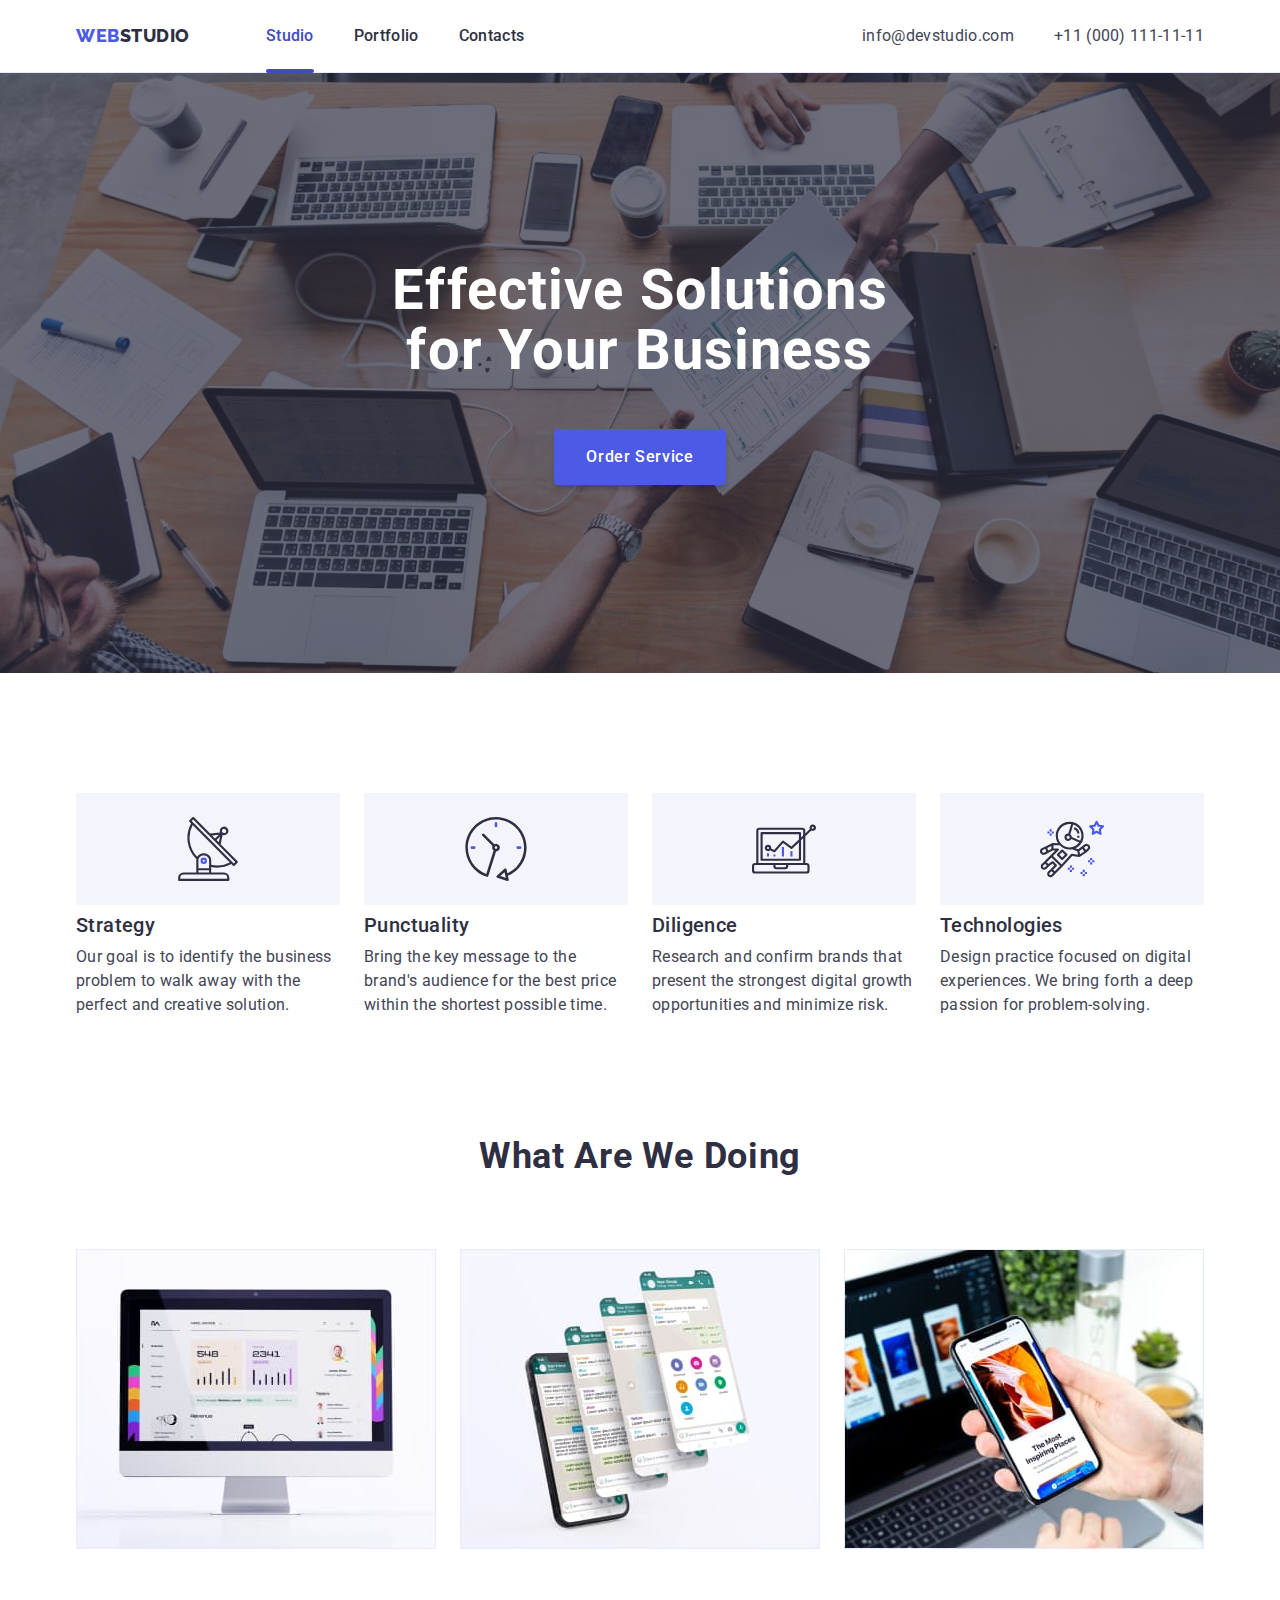
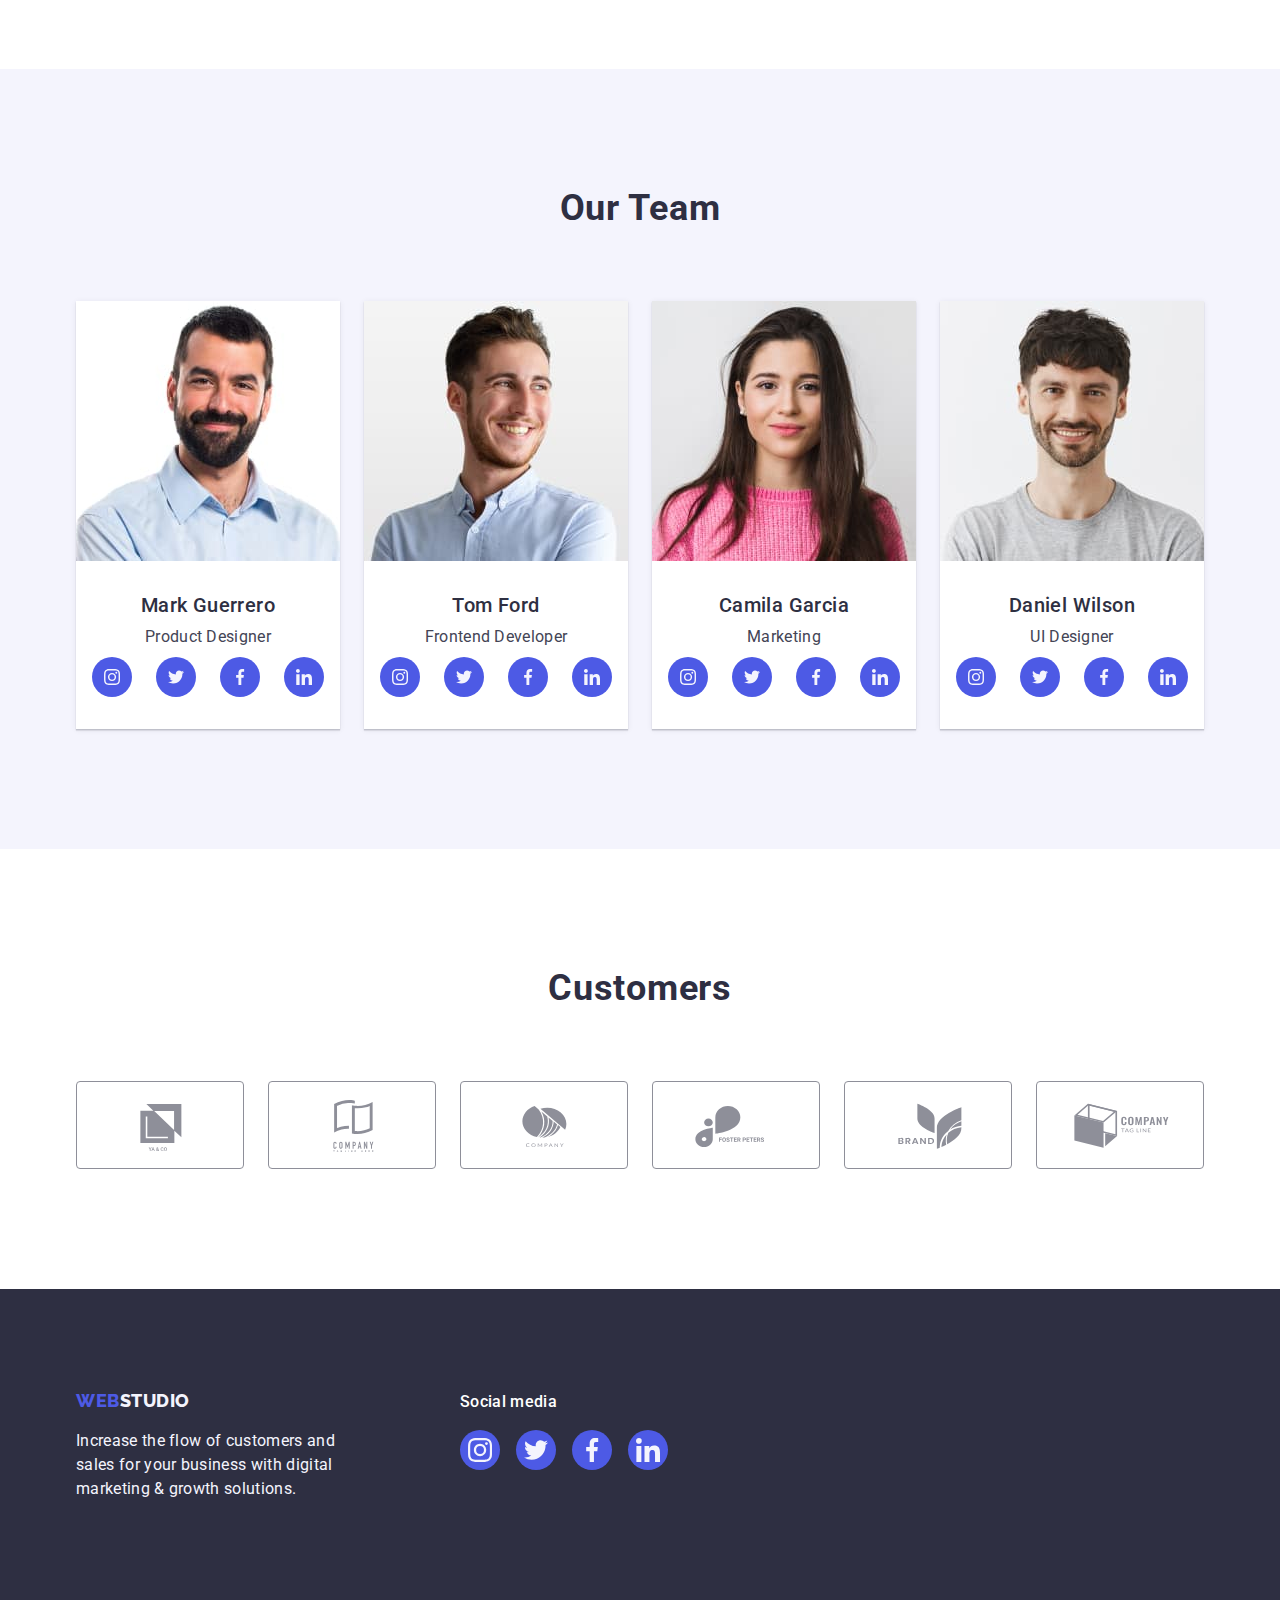
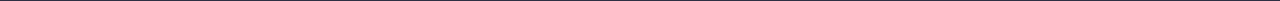
<file: index.html>
<!DOCTYPE html>
<html lang="en">

<head>
    <meta charset="UTF-8">
    <meta http-equiv="X-UA-Compatible" content="IE=edge">
    <meta name="viewport" content="width=device-width, initial-scale=1.0">
    <title>WebStudio</title>
    <link rel="preconnect" href="https://fonts.googleapis.com">
    <link rel="preconnect" href="https://fonts.gstatic.com" crossorigin>
    <link
        href="https://fonts.googleapis.com/css2?family=Raleway:wght@800&family=Roboto:wght@400;500;700;900&display=swap"
        rel="stylesheet">
    <link rel="stylesheet" href="https://cdn.jsdelivr.net/npm/modern-normalize@1.1.0/modern-normalize.min.css">
    <link rel="stylesheet" href="./css/styles.css">
</head>

<body>
    <!--Шапка-->
    <header class="header">
        <div class="container">
            <nav class="menu">
                <a class="logo link" href="./index.html">Web<span class="logo-dark">Studio</span></a>
                <ul class="menu-list list">
                    <li class="item"><a class="menu-item link current" href="./index.html">Studio</a></li>
                    <li class="item"><a class="menu-item link" href="./portfolio.html">Portfolio</a></li>
                    <li class="item"><a class="menu-item link" href="">Contacts</a></li>
                </ul>
            </nav>
            <address class="contact">
                <ul class="contact-list list">
                    <li class="item"><a class="contact-item link"
                            href="mailto:info@devstudio.com">info@devstudio.com</a></li>
                    <li class="item"><a class="contact-item link" href="tel:+110001111111">+11 (000) 111-11-11</a></li>
                </ul>
            </address>
        </div>
    </header>
    <!--Основна частина-->
    <main>
        <section class="hero">
            <div class="container">
                <h1 class="hero-title">Effective Solutions for Your Business</h1>
                <button class="hero-button" type="button" data-modal-open>Order Service</button>
            </div>
        </section>

        <section class="advantages">
            <div class="container">
                <h2 class="advantages-title" hidden>Advantages</h2>
                <ul class="advantades-list list">
                    <li class="advantages-item">
                        <div class="advantages-icon">
                            <svg class="advantages-icon-img">
                                <use href="./images/icons.svg#antenna"></use>
                            </svg>
                        </div>
                        <h3 class="advantages-subtitle subtitle">Strategy</h3>
                        <p class="description">Our goal is to identify the business problem to walk away with the
                            perfect and creative solution.</p>
                    </li>
                    <li class="advantages-item">
                        <div class="advantages-icon">
                            <svg class="advantages-icon-img">
                                <use href="./images/icons.svg#clock"></use>
                            </svg>
                        </div>
                        <h3 class="advantages-subtitle subtitle">Punctuality</h3>
                        <p class="description">Bring the key message to the brand's audience for the best price within
                            the shortest possible time.</p>
                    </li>
                    <li class="advantages-item">
                        <div class="advantages-icon">
                            <svg class="advantages-icon-img">
                                <use href="./images/icons.svg#diagram"></use>
                            </svg>
                        </div>
                        <h3 class="advantages-subtitle subtitle">Diligence</h3>
                        <p class="description">Research and confirm brands that present the strongest digital growth
                            opportunities and minimize risk.</p>
                    </li>
                    <li class="advantages-item">
                        <div class="advantages-icon">
                            <svg class="advantages-icon-img">
                                <use href="./images/icons.svg#astronaut"></use>
                            </svg>
                        </div>
                        <h3 class="advantages-subtitle subtitle">Technologies</h3>
                        <p class="description">Design practice focused on digital experiences. We bring forth a deep
                            passion for problem-solving.</p>
                    </li>
                </ul>
            </div>
        </section>

        <section class="servis">
            <div class="container">
                <h2 class="servis-title">What are we doing</h2>
                <ul class="servis-list list">
                    <li class="servis-item"><img class="img" src="./images/advantages/img1.jpg"
                            alt="Site on the desktop" width="360"></li>
                    <li class="servis-item"><img class="img" src="./images/advantages/img2.jpg" alt="App on the phone"
                            width="360"></li>
                    <li class="servis-item"><img class="img" src="./images/advantages/img3.jpg"
                            alt="Combination of work with desktop and phone" width="360"></li>
                </ul>
            </div>
        </section>

        <section class="team">
            <div class="container">
                <h2 class="team-title">Our Team</h2>
                <ul class="team-list list">
                    <li class="team-member">
                        <img class="img" src="./images/team/mark-guerrero.jpg" alt="Mark Guerrero's photo" width="264">
                        <div class="team-wrap">
                            <h3 class="team-subtitle subtitle">Mark Guerrero</h3>
                            <p class="description">Product Designer</p>
                            <ul class="social-list list">
                                <li class="social-list-item">
                                    <a href="" class="social-list-link">
                                        <svg class="social-list-icon" width="16px" height="16px">
                                            <use href="./images/icons.svg#instagram"></use>
                                        </svg>
                                    </a>
                                </li>
                                <li class="social-list-item">
                                    <a href="" class="social-list-link">
                                        <svg class="social-list-icon" width="16px" height="16px">
                                            <use href="./images/icons.svg#twitter"></use>
                                        </svg>
                                    </a>
                                </li>
                                <li class="social-list-item">
                                    <a href="" class="social-list-link">
                                        <svg class="social-list-icon" width="16px" height="16px">
                                            <use href="./images/icons.svg#facebook"></use>
                                        </svg>
                                    </a>
                                </li>
                                <li class="social-list-item">
                                    <a href="" class="social-list-link">
                                        <svg class="social-list-icon" width="16px" height="16px">
                                            <use href="./images/icons.svg#linkedin"></use>
                                        </svg>
                                    </a>
                                </li>
                            </ul>
                        </div>
                    </li>
                    <li class="team-member">
                        <img class="img" src="./images/team/tom-ford.jpg" alt="Tom Ford's photo" width="264">
                        <div class="team-wrap">
                            <h3 class="team-subtitle subtitle">Tom Ford</h3>
                            <p class="description">Frontend Developer</p>
                            <ul class="social-list list">
                                <li class="social-list-item">
                                    <a href="" class="social-list-link">
                                        <svg class="social-list-icon" width="16px" height="16px">
                                            <use href="./images/icons.svg#instagram"></use>
                                        </svg>
                                    </a>
                                </li>
                                <li class="social-list-item">
                                    <a href="" class="social-list-link">
                                        <svg class="social-list-icon" width="16px" height="16px">
                                            <use href="./images/icons.svg#twitter"></use>
                                        </svg>
                                    </a>
                                </li>
                                <li class="social-list-item">
                                    <a href="" class="social-list-link">
                                        <svg class="social-list-icon" width="16px" height="16px">
                                            <use href="./images/icons.svg#facebook"></use>
                                        </svg>
                                    </a>
                                </li>
                                <li class="social-list-item">
                                    <a href="" class="social-list-link">
                                        <svg class="social-list-icon" width="16px" height="16px">
                                            <use href="./images/icons.svg#linkedin"></use>
                                        </svg>
                                    </a>
                                </li>
                            </ul>
                        </div>
                    </li>
                    <li class="team-member">
                        <img class="img" src="./images/team/camila-garcia.jpg" alt="Camila Garcia's photo" width="264">
                        <div class="team-wrap">
                            <h3 class="team-subtitle subtitle">Camila Garcia</h3>
                            <p class="description">Marketing</p>
                            <ul class="social-list list">
                                <li class="social-list-item">
                                    <a href="" class="social-list-link">
                                        <svg class="social-list-icon" width="16px" height="16px">
                                            <use href="./images/icons.svg#instagram"></use>
                                        </svg>
                                    </a>
                                </li>
                                <li class="social-list-item">
                                    <a href="" class="social-list-link">
                                        <svg class="social-list-icon" width="16px" height="16px">
                                            <use href="./images/icons.svg#twitter"></use>
                                        </svg>
                                    </a>
                                </li>
                                <li class="social-list-item">
                                    <a href="" class="social-list-link">
                                        <svg class="social-list-icon" width="16px" height="16px">
                                            <use href="./images/icons.svg#facebook"></use>
                                        </svg>
                                    </a>
                                </li>
                                <li class="social-list-item">
                                    <a href="" class="social-list-link">
                                        <svg class="social-list-icon" width="16px" height="16px">
                                            <use href="./images/icons.svg#linkedin"></use>
                                        </svg>
                                    </a>
                                </li>
                            </ul>
                        </div>
                    </li>
                    <li class="team-member">
                        <img class="img" src="./images/team/daniel-wilson.jpg" alt="Daniel Wilson's photo" width="264">
                        <div class="team-wrap">
                            <h3 class="team-subtitle subtitle">Daniel Wilson</h3>
                            <p class="description">UI Designer</p>
                            <ul class="social-list list">
                                <li class="social-list-item">
                                    <a href="" class="social-list-link">
                                        <svg class="social-list-icon" width="16px" height="16px">
                                            <use href="./images/icons.svg#instagram"></use>
                                        </svg>
                                    </a>
                                </li>
                                <li class="social-list-item">
                                    <a href="" class="social-list-link">
                                        <svg class="social-list-icon" width="16px" height="16px">
                                            <use href="./images/icons.svg#twitter"></use>
                                        </svg>
                                    </a>
                                </li>
                                <li class="social-list-item">
                                    <a href="" class="social-list-link">
                                        <svg class="social-list-icon" width="16px" height="16px">
                                            <use href="./images/icons.svg#facebook"></use>
                                        </svg>
                                    </a>
                                </li>
                                <li class="social-list-item">
                                    <a href="" class="social-list-link">
                                        <svg class="social-list-icon" width="16px" height="16px">
                                            <use href="./images/icons.svg#linkedin"></use>
                                        </svg>
                                    </a>
                                </li>
                            </ul>
                        </div>
                    </li>
                </ul>
            </div>
        </section>

        <section class="customers">
            <div class="container">
                <h2 class="customers-title">Customers</h2>
                <ul class="customers-list list">
                    <li class="customers-item">
                        <a href="" class="customers-link">
                            <svg class="customers-icon">
                                <use href="./images/icons.svg#logo-first"></use>
                            </svg>
                        </a>
                    <li class="customers-item">
                        <a href="" class="customers-link">
                            <svg class="customers-icon">
                                <use href="./images/icons.svg#logo-second"></use>
                            </svg>
                        </a>
                    </li>
                    <li class="customers-item">
                        <a href="" class="customers-link">
                            <svg class="customers-icon">
                                <use href="./images/icons.svg#logo-third"></use>
                            </svg>
                        </a>
                    </li>
                    <li class="customers-item">
                        <a href="" class="customers-link">
                            <svg class="customers-icon">
                                <use href="./images/icons.svg#logo-fourth"></use>
                            </svg>
                        </a>
                    </li>
                    <li class="customers-item">
                        <a href="" class="customers-link">
                            <svg class="customers-icon">
                                <use href="./images/icons.svg#logo-fifth"></use>
                            </svg>
                        </a>
                    </li>
                    <li class="customers-item">
                        <a href="" class="customers-link">
                            <svg class="customers-icon">
                                <use href="./images/icons.svg#logo-sixth"></use>
                            </svg>
                        </a>
                    </li>
                </ul>
            </div>
        </section>
    </main>

    <footer class="footer">
        <div class="container">
            <div class="footer-content">
                <a class="logo link" href="./index.html">Web<span class="logo-white">Studio</span></a>
                <p class="slogan">
                    Increase the flow of customers and sales for your business with digital marketing & growth
                    solutions.
                </p>
            </div>

            <div class="footer-social">
                <p class="social-title">Social media</p>
                <ul class="social-list-footer list">
                    <li class="social-list-item">
                        <a href="" class="social-list-link">
                            <svg class="social-list-icon" width="24px" height="24px">
                                <use href="./images/icons.svg#instagram"></use>
                            </svg>
                        </a>
                    </li>
                    <li class="social-list-item">
                        <a href="" class="social-list-link">
                            <svg class="social-list-icon" width="24px" height="24px">
                                <use href="./images/icons.svg#twitter"></use>
                            </svg>
                        </a>
                    </li>
                    <li class="social-list-item">
                        <a href="" class="social-list-link">
                            <svg class="social-list-icon" width="24px" height="24px">
                                <use href="./images/icons.svg#facebook"></use>
                            </svg>
                        </a>
                    </li>
                    <li class="social-list-item">
                        <a href="" class="social-list-link">
                            <svg class="social-list-icon" width="24px" height="24px">
                                <use href="./images/icons.svg#linkedin"></use>
                            </svg>
                        </a>
                    </li>
                </ul>

            </div>
        </div>
    </footer>


    <div class="backdrop is-hidden" data-modal>
        <div class="modal">
            <button type="button" class="modal-close-btn" data-modal-close>
                <svg class="modal-close-btn-icon" width="8px" height="8px">
                    <use href="./images/icons.svg#close-modal"></use>
                </svg>
            </button>
            <p class="form-text-action">
                Leave your contacts and we will call you back
            </p>
            <ul class="form-list list">
                <li class="form-item">
                    <label for="name">Name</label>
                    <input type="text" name="name" id="name">
                </li>
                <li class="form-item">
                    <label for="tel">Phone</label>
                    <input type="tel" name="phone" id="tel">
                </li>
                <li class="form-item">
                    <label for="mail">Email</label>
                    <input type="email" name="mail" id="mail">
                </li>
            </ul>

        </div>
    </div>

    <script src="./js/modal.js"></script>
</body>

</html>
</file>
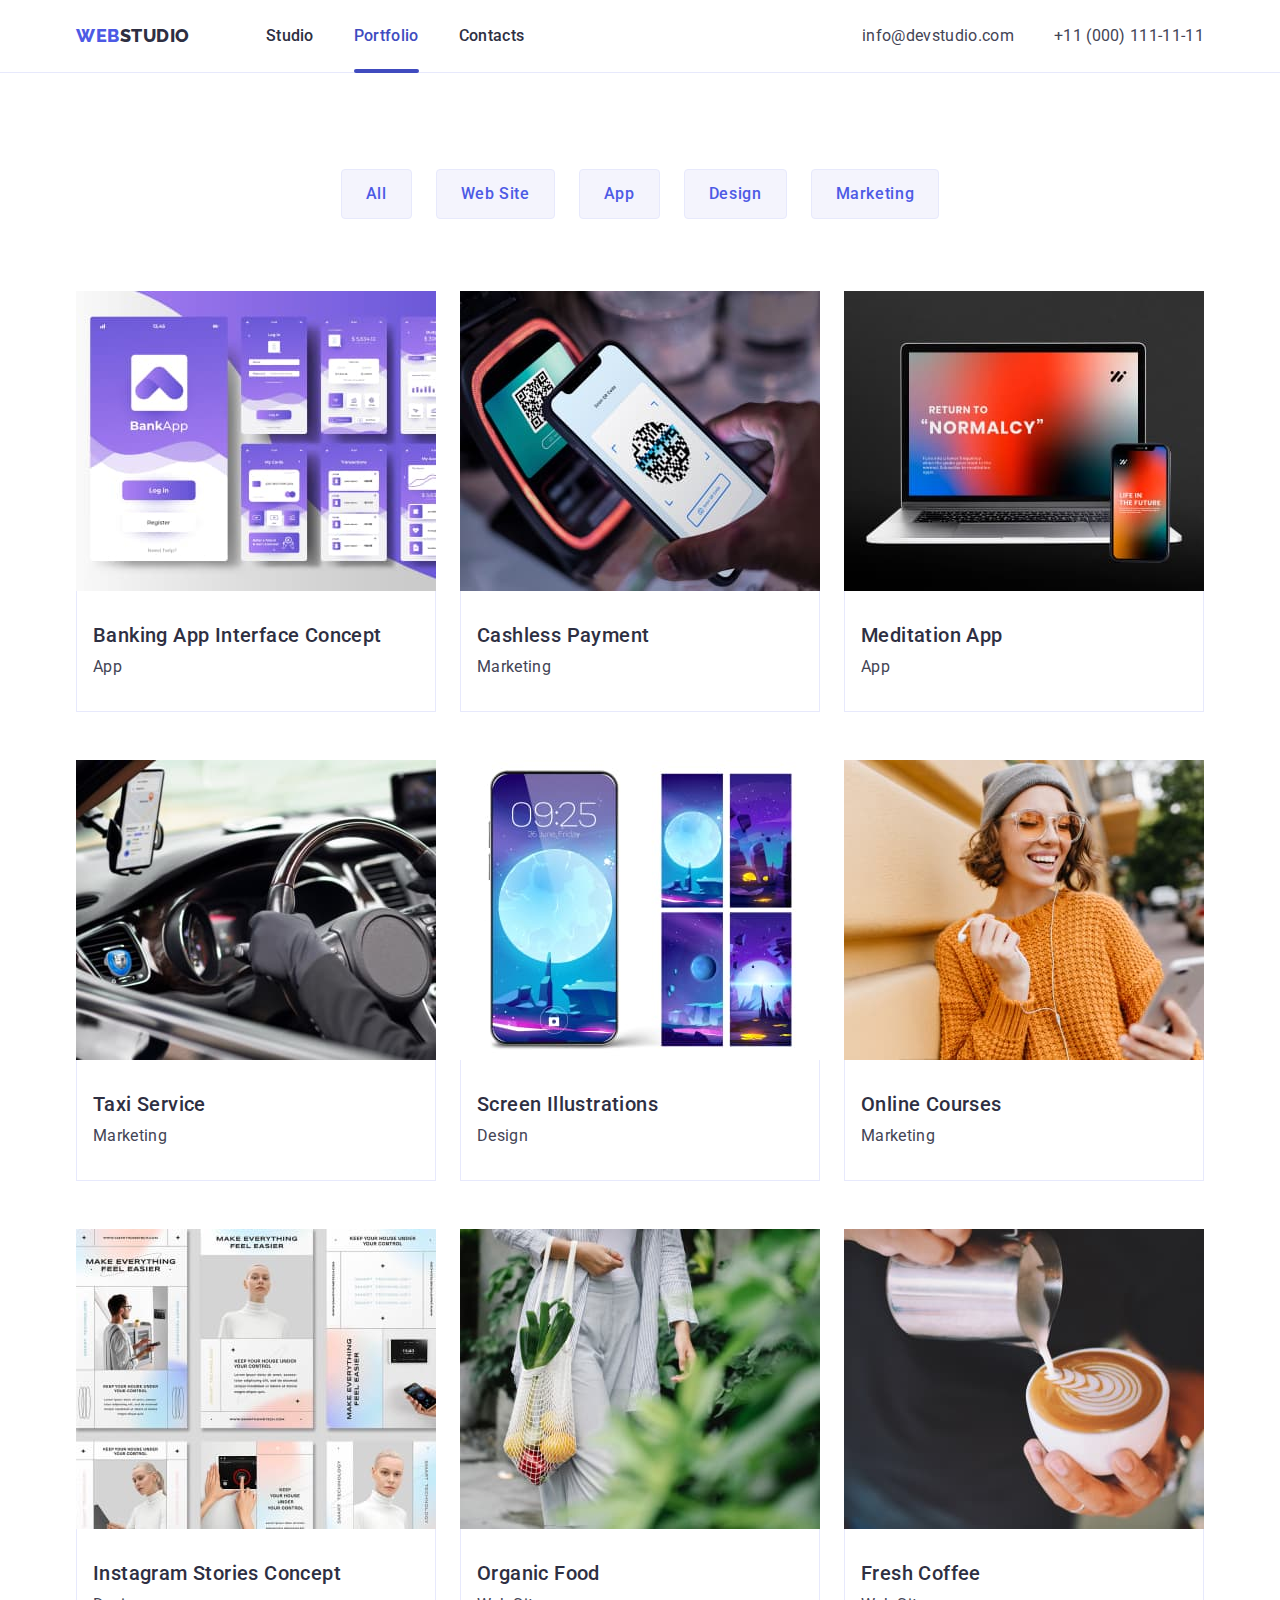
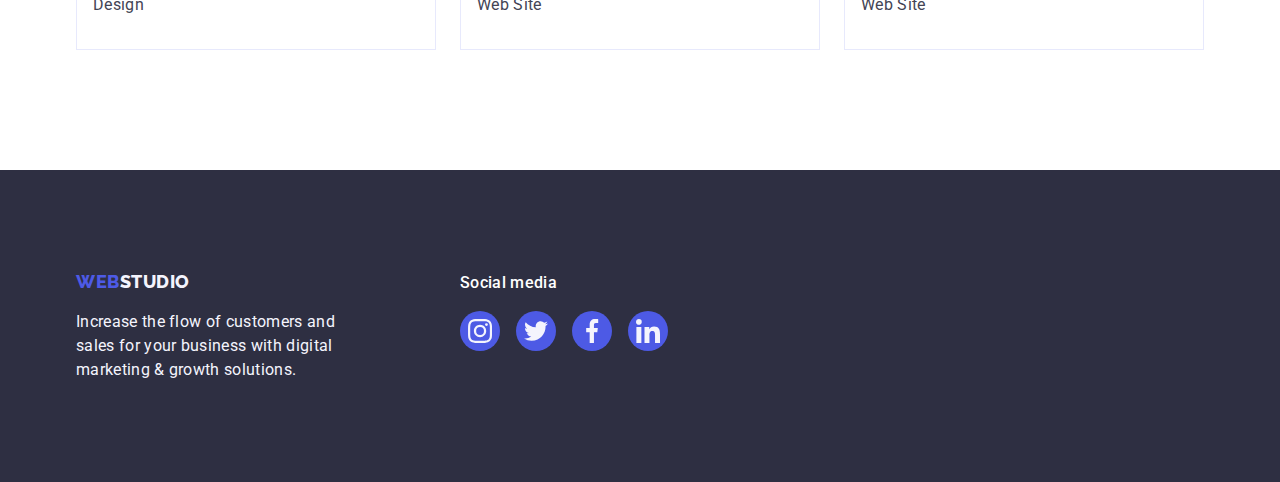
<file: portfolio.html>
<!DOCTYPE html>
<html lang="en">
<head>
    <meta charset="UTF-8">
    <meta http-equiv="X-UA-Compatible" content="IE=edge">
    <meta name="viewport" content="width=device-width, initial-scale=1.0">
    <title>DWebStudio</title>
    <link rel="preconnect" href="https://fonts.googleapis.com">
    <link rel="preconnect" href="https://fonts.gstatic.com" crossorigin>
    <link href="https://fonts.googleapis.com/css2?family=Raleway:wght@800&family=Roboto:wght@400;500;700;900&display=swap"
        rel="stylesheet">
    <link rel="stylesheet" href="https://cdn.jsdelivr.net/npm/modern-normalize@1.1.0/modern-normalize.min.css">
    <link rel="stylesheet" href="./css/styles.css">
</head>

<body>
    <!--Шапка-->
    <header class="header">
        <div class="container">
            <nav class="menu">
                <a class="logo link" href="./index.html">Web<span class="logo-dark">Studio</span></a>
                <ul class="menu-list list">
                    <li class="item"><a class="menu-item link" href="./index.html">Studio</a></li>
                    <li class="item"><a class="menu-item link current" href="./portfolio.html">Portfolio</a></li>
                    <li class="item"><a class="menu-item link" href="">Contacts</a></li>
                </ul>
            </nav>
            <address class="contact">
                <ul class="contact-list list">
                    <li class="item"><a class="contact-item link" href="mailto:info@devstudio.com">info@devstudio.com</a>
                    </li>
                    <li class="item"><a class="contact-item link" href="tel:+110001111111">+11 (000) 111-11-11</a></li>
                </ul>
            </address>
        </div>
    </header>

    <!--Основна частина-->
    <main>
        <section class="portfolio">
            <div class="container">
            <h1 hidden>Portfolio</h1>

            <ul class="button-filter list">
                <li class="button-item">
                    <button class="button" type="button">All</button>
                </li>
                <li class="button-item">
                    <button class="button" type="button">Web Site</button>
                </li>
                <li class="button-item">
                    <button class="button" type="button">App</button>
                </li>
                <li class="button-item">
                    <button class="button" type="button">Design</button>
                </li>
                <li class="button-item">
                    <button class="button" type="button">Marketing</button>
                </li>
            </ul>

            <ul class="examples-list list">
                <li class="examples-item">
                    <a class="example link" href="">
                        <div class="example-thumb">
                            <img class="img" src="./images/portfolio/img1.jpg" alt="Banking App" width="360">
                            <p class="example-cover-text">14 Stylish and User-Friendly App Design Concepts · Task Manager App · Calorie Tracker App · Exotic Fruit Ecommerce App ·
                            Cloud Storage App</p>
                        </div>
                        <div class="text">
                            <h2 class="example-title subtitle">Banking App Interface Concept</h2>
                            <p class="description">App</p>
                        </div>
                    </a>
                </li>
                <li class="examples-item">
                    <a class="example link" href="">
                        <div class="example-thumb">
                            <img class="img" src="./images/portfolio/img2.jpg" alt="Cashless Payment" width="360">
                        <p class="example-cover-text">14 Stylish and User-Friendly App Design Concepts · Task Manager App · Calorie Tracker App · Exotic Fruit Ecommerce App ·
                            Cloud Storage App</p>
                        </div>
                            <div class="text">
                        <h2 class="example-title subtitle">Cashless Payment</h2>
                        <p class="description">Marketing</p>
                        </div>
                    </a>
                </li>
                <li class="examples-item">
                    <a class="example link" href="">
                        <div class="example-thumb">
                            <img class="img" class="img" src="./images/portfolio/img3.jpg" alt="Meditation App" width="360">
                        <p class="example-cover-text">14 Stylish and User-Friendly App Design Concepts · Task Manager App · Calorie Tracker App · Exotic Fruit Ecommerce App ·
                            Cloud Storage App</p>
                        </div>
                            <div class="text">
                        <h2 class="example-title subtitle">Meditation App</h2>
                        <p class="description">App</p>
                        </div>
                    </a>
                </li>
                <li class="examples-item">
                    <a class="example link" href="">
                        <div class="example-thumb">
                            <img class="img" class="img" src="./images/portfolio/img4.jpg" alt="Taxi Service" width="360">
                        <p class="example-cover-text">14 Stylish and User-Friendly App Design Concepts · Task Manager App · Calorie Tracker App · Exotic Fruit Ecommerce App ·
                            Cloud Storage App</p>
                        </div>
                            <div class="text">
                        <h2 class="example-title subtitle">Taxi Service</h2>
                        <p class="description">Marketing</p>
                        </div>
                    </a>
                </li>
                <li class="examples-item">
                    <a class="example link" href="">
                        <div class="example-thumb">
                            <img class="img" class="img" src="./images/portfolio/img5.jpg" alt="Screen Illustrations" width="360">
                        <p class="example-cover-text">14 Stylish and User-Friendly App Design Concepts · Task Manager App · Calorie Tracker App · Exotic Fruit Ecommerce App ·
                            Cloud Storage App</p>
                        </div>
                            <div class="text">
                        <h2 class="example-title subtitle">Screen Illustrations</h2>
                        <p class="description">Design</p>
                        </div>
                    </a>
                </li>
                <li class="examples-item">
                    <a class="example link" href="">
                        <div class="example-thumb">
                            <img class="img" class="img" src="./images/portfolio/img6.jpg" alt="Online Courses" width="360">
                        <p class="example-cover-text">14 Stylish and User-Friendly App Design Concepts · Task Manager App · Calorie Tracker App · Exotic Fruit Ecommerce App ·
                            Cloud Storage App</p>
                        </div>
                            <div class="text">
                        <h2 class="example-title subtitle">Online Courses</h2>
                        <p class="description">Marketing</p>
                        </div>
                    </a>
                </li>
                <li class="examples-item">
                    <a class="example link" href="">
                        <div class="example-thumb">
                            <img class="img" src="./images/portfolio/img7.jpg" alt="Instagram Stories" width="360">
                        <p class="example-cover-text">14 Stylish and User-Friendly App Design Concepts · Task Manager App · Calorie Tracker App · Exotic Fruit Ecommerce App ·
                            Cloud Storage App</p>
                        </div>
                            <div class="text">
                        <h2 class="example-title subtitle">Instagram Stories Concept</h2>
                        <p class="description">Design</p>
                        </div>
                    </a>
                </li>
                <li class="examples-item">
                    <a class="example link" href="">
                        <div class="example-thumb">
                            <img class="img" class="img" class="img" src="./images/portfolio/img8.jpg" alt="Organic Food" width="360">
                        <p class="example-cover-text">14 Stylish and User-Friendly App Design Concepts · Task Manager App · Calorie Tracker App · Exotic Fruit Ecommerce App ·
                            Cloud Storage App</p>
                        </div>
                            <div class="text">
                        <h2 class="example-title subtitle">Organic Food</h2>
                        <p class="description">Web Site</p>
                        </div>
                    </a>
                </li>
                <li class="examples-item">
                    <a class="example link" href="">
                        <div class="example-thumb">
                            <img class="img" class="img" class="img" src="./images/portfolio/img9.jpg" alt="Coffee" width="360">
                        <p class="example-cover-text">14 Stylish and User-Friendly App Design Concepts · Task Manager App · Calorie Tracker App · Exotic Fruit Ecommerce App ·
                            Cloud Storage App</p>
                        </div>
                            <div class="text">
                        <h2 class="example-title subtitle">Fresh Coffee</h2>
                        <p class="description">Web Site</p>
                        </div>
                    </a>
                </li>

            </ul>
            </div>
        </section>
    </main>
    
    <footer class="footer">
        <div class="container">
            <div class="footer-content">
                <a class="logo link" href="./index.html">Web<span class="logo-white">Studio</span></a>
                <p class="slogan">
                    Increase the flow of customers and sales for your business with digital marketing & growth solutions.
                </p>
            </div>
    
            <div class="footer-social">
                <p class="social-title">Social media</p>
                <ul class="social-list-footer list">
                    <li class="social-list-item">
                        <a href="" class="social-list-link">
                            <svg class="social-list-icon" width="24px" height="24px">
                                <use href="./images/icons.svg#instagram"></use>
                            </svg>
                        </a>
                    </li>
                    <li class="social-list-item">
                        <a href="" class="social-list-link">
                            <svg class="social-list-icon" width="24px" height="24px">
                                <use href="./images/icons.svg#twitter"></use>
                            </svg>
                        </a>
                    </li>
                    <li class="social-list-item">
                        <a href="" class="social-list-link">
                            <svg class="social-list-icon" width="24px" height="24px">
                                <use href="./images/icons.svg#facebook"></use>
                            </svg>
                        </a>
                    </li>
                    <li class="social-list-item">
                        <a href="" class="social-list-link">
                            <svg class="social-list-icon" width="24px" height="24px">
                                <use href="./images/icons.svg#linkedin"></use>
                            </svg>
                        </a>
                    </li>
                </ul>
    
            </div>
        </div>
    </footer>
    
</body>
</html>
</file>
<file: css/styles.css>
/*color of header #2E2F42 */
/*color of text #434455 */
/*colot of accent #4D5AE5 */

:root {
    --dark: #2E2F42;
    --text: #434455;
    --primary-brand: #4D5AE5;
    --basik-white: #ffffff;
    --pressed-state: #404BBF;
    --light: #F4F4FD;
    --cubic: cubic-bezier(0.4, 0, 0.2, 1);
    --transition-basic: color 250ms var(--cubic);

}


body { 
    color: var(--text);
    background-color: var(--basik-white);
    font-family: Roboto, sans-serif;
    letter-spacing: 0.02em;
    font-size: 16px;
}

h1, h2, h3, h4, h5 {
margin-top: 0;
margin-bottom: 0;
}

ul {
    margin: 0;
    padding-left: 0;
}

p {
    margin-top: 0;
    margin-bottom: 0;
}

button {
    cursor: pointer;
}

/* ЗАГАЛЬНІ */

.list {
    list-style: none;
}

.link {
text-decoration-line: none;
}

.subtitle {
        color: var(--dark);
        font-weight: 500;
        font-size: 20px;
        line-height: 1.2;
        letter-spacing: 0.02em;
    }

.container {
    width: 1158px;
    margin-left: auto;
    margin-right: auto;
    padding-left: 15px;
    padding-right: 15px;
}

.img {
    display: block;
}

/* ЛОГО */

header {
    border-bottom: 1px solid #E7E9FC;
}

.logo {
    font-family: 'Raleway', sans-serif;
    font-weight: 800;
    font-size: 18px;
    line-height: 1.17;
    letter-spacing: 0.03em;
    text-transform: uppercase;
    color: var(--primary-brand);
}


.logo-white {
    color: var(--light);
}

.logo-dark {
    color: var(--dark);
}

.header {
    padding-top: 24px;
    padding-bottom: 24px;
}

.header>.container {
    display: flex;
    align-items: center;
}

.menu {
    display: flex;
    align-items: center;
}

.menu-list {
    display: flex;
    margin-left: 76px;

    font-weight: 500;
    line-height: 1.5;
    text-decoration-line: none;
}

.menu-list .item:not(:last-child) {
    margin-right: 40px;
}


.menu-item {
    position: relative;
    padding-top: 24px;
    padding-bottom: 24px;
    color: var(--dark);
    transition: color 250ms var(--cubic);
}

.current {
    color: var(--pressed-state);
}

.current::after {
    content: " ";
    position: absolute;
    left: 0;
    bottom: 0;

    width: 100%;
    height: 4px;
    background-color: var(--pressed-state);
    border-radius: 2px;

    transform: translateY(4px);
}

.menu-item:hover,
.menu-item:focus,
.menu-item:active {
    color: var(--pressed-state);
}

.contact {
    font-style: normal;
    margin-left: auto;
}

.contact-list {
    display: flex;

}

.contact-list .item:not(:last-child) {
    margin-right: 40px;
}

.contact-item {
    color: inherit;
    line-height: 1.5;
    transition: color 250ms var(--cubic);
}

.contact-item:hover,
.contact-item:focus,
.contact-item:active {
    color: var(--pressed-state);
}

.hero {
    background: var(--dark);
    text-align: center;
    padding-top: 188px;
    padding-bottom: 188px;
    max-width: 1440px;
    height: 600px;
    margin-left: auto;
    margin-right: auto;

    background-image: 
    linear-gradient(to top, rgba(46, 47, 66, 0.7), rgba(46, 47, 66, 0.7)),
    url(../images/people-office.jpg);

    background-repeat: no-repeat;
    background-size: cover;

}

.hero-title {
    color: var(--basik-white);
    font-weight: 700;
    font-size: 56px;
    line-height: 1.07;
    letter-spacing: 0.02em;
    margin-left: auto;
    margin-right: auto;
    width: 496px;
}


.advantages {
    padding-top: 120px;
    padding-bottom: 120px;
}

.advantades-list {
    display: flex;
}

.advantages-item {
    width: calc((100% - 72px) / 4);
}

.advantages-icon {
    display: flex;
    height: 112px;
    background-color: var(--light);
    justify-content: center;
    align-items: center;
    margin-bottom: 8px;
}

.advantages-icon-img {
    width: 64px;
    height: 64px;
}



.advantages-item:not(:last-child) {
    margin-right: 24px;
}


.section-title {
    font-weight: 500;
    font-size: 20px;
    line-height: 1.2;
    letter-spacing: 0.02em;
}

.description {
margin-top: 8px;

    line-height: 1.5;
    color: var(--text);
}

.team {
    background: var(--light);
}

.servis {
    padding-bottom: 120px;
}

.servis-list {
    display: flex;
    margin-top: 72px;
}

.servis-title,
.team-title,
.customers-title {
    font-size: 36px;
    line-height: 1.11;
    letter-spacing: 0.02em;
    color: var(--dark);
    text-align: center;
    text-transform: capitalize;
}

.servis-item:not(:last-child) {
    margin-right: 24px;
}

.team {
    padding-top: 120px;
    padding-bottom: 120px;
}

.team-list {
    display: flex;
    margin-top: 72px;
}


.team-member {
    background: var(--basik-white);
    text-align: center;
    box-shadow: 0px 1px 6px rgba(46, 47, 66, 0.08), 0px 1px 1px rgba(46, 47, 66, 0.16), 0px 2px 1px rgba(46, 47, 66, 0.08);
}

.team-member:not(:last-child) {
    margin-right: 24px;
}


.social-list {
    display: flex;
    justify-content: center;
    gap: 24px;

}

.social-list-item {
    width: 40px;
    height: 40px;
}


.social-list-link {
    display: flex;
    justify-content: center;
    align-items: center;
    width: 100%;
    height: 100%;
    border-radius: 50%;
    background-color: var(--primary-brand);
    color: var(--light);
    transition: background-color 250ms var(--cubic);
}

.social-list-link:hover,
.social-list-link:focus {
    background-color: var(--pressed-state);
}

.social-list-icon {
    fill: currentColor;
}


.team-wrap>.description {
    margin-bottom: 8px;
}


.team-wrap {
    padding-top: 32px;
    padding-bottom: 32px;
}


.customers {
    padding-top: 120px;
    padding-bottom: 120px;
}

.customers-list {
    display: flex;
    gap: 24px;
    justify-content: center;
    margin-top: 72px;
}

.customers-item{
    width: calc((100% - 5 * 24px) / 6);
}


.customers-link {
    display: flex;
    width: 100%;
    height: 88px;
    justify-content: center;
    align-items: center;
    color: #8E8F99;
    border: 1px solid #8E8F99;
    border-radius: 4px;

    transition: border 250ms var(--cubic), color 250ms var(--cubic);
}

.customers-icon {
    width: 104px;
    height: 56px;
    fill: currentColor;
}

.customers-link:hover,
.customers-link:focus {
    border: 1px solid #404BBF;
    color: var(--pressed-state);
}


.footer {
    background: var(--dark);
    padding-top: 101px;
    padding-bottom: 100px;

}

.footer>.container {
    display: flex;
    gap: 120px;
}

.footer-content {
    width: 264px;
}

.slogan {
    margin-top: 18px;
    color: var(--light);
    line-height: 1.5;
}

.footer-social {
    width: 208px;
}

.social-title {
    color: var(--basik-white);
    font-weight: 500;
    letter-spacing: 0.02em;
    line-height: 1.5;
    margin-bottom: 16px;
}

.social-list-footer {
    display: flex;
    gap: 16px;
}

.social-list-footer .social-list-link:hover {
    background-color: #31D0AA;
}



/*СТОРІНКА ПОРТФОЛІО*/

.portfolio {
   padding-top: 96px;
   padding-bottom: 120px; 
}

.button-filter {
    display: flex;
    justify-content: center;
    
}

.button-filter .button-item:not(:last-child){
    margin-right: 24px;
}

.examples-item {
    display: block;

}

.examples-list {
    display: flex;
    flex-wrap: wrap;
    margin-top: 72px;
    row-gap: 48px;
    column-gap: 24px;
    flex-basis: calc((100%-48px)/3);
}

.example {
    display: block;
    position: relative;
    transition: box-shadow 250ms var(--cubic);
}

.example .text {
    padding-left: 16px;
    padding-top: 32px;
    padding-bottom: 32px;
    border: 1px solid #E7E9FC;
    border-top: none;
}

.example-thumb {
    position: relative;
    overflow: hidden;
}

.example-cover-text {
    position: absolute;
    top: 0;
    height: 100%;
    padding: 40px 32px;
    

    color: var(--light);
    background-color: var(--primary-brand);
    line-height: 1.5;
    letter-spacing: 0.02em;

    transform: translateY(100%);
    transition: transform 250ms var(--cubic);

}


.example:hover,
.example:focus {
    box-shadow: 0px 1px 6px rgba(46, 47, 66, 0.08), 0px 1px 1px rgba(46, 47, 66, 0.16), 0px 2px 1px rgba(46, 47, 66, 0.08);
}

.example:hover .example-cover-text,
.example:focus .example-cover-text {
    transform: translateY(0);
}


/* КНОПКИ */
.hero-button {
    line-height: 1.5;
    letter-spacing: 0.04em;
    font-size: 16px;
    font-weight: 500;
    cursor: pointer;
    font-family: Roboto, sans-serif;
    color: var(--basik-white);
    background: var(--primary-brand);
    padding: 16px 32px;
    border: none;
    box-shadow: 0px 4px 4px rgba(0, 0, 0, 0.15);
    border-radius: 4px;
    margin-top: 48px;
    transition: background 250ms var(--cubic);
}

.hero-button:hover,
.hero-button:focus {
    background: var(--pressed-state);
}

.button {
    font-family: Roboto, sans-serif;
    color: var(--primary-brand);
    background: var(--light);
    font-size: 16px;
    font-weight: 500;
    line-height: 1.5;
    letter-spacing: 0.04em;
    cursor: pointer;
    padding: 12px 24px;
    border: 1px solid #E7E9FC;
    border-radius: 4px;
    transition: color 250ms var(--cubic), background 250ms var(--cubic), box-shadow 250ms var(--cubic), border-color 250ms var(--cubic);

}

.button:hover,
.button:focus {
    color: var(--basik-white);
    background: var(--pressed-state);
    box-shadow: 0px 3px 1px rgba(0, 0, 0, 0.1), 0px 2px 1px rgba(0, 0, 0, 0.08), 0px 2px 2px rgba(0, 0, 0, 0.12);
    border-color: var(--pressed-state);
}



/*-----------MODAL----------*/

.backdrop {
    position: fixed;
    top: 0;
    left: 0;
    width: 100%;
    height: 100%;
    z-index: 100;

    background: rgba(46, 47, 66, 0.4);

    transition: opacity 300ms var(--cubic);
}

.backdrop.is-hidden {
    opacity: 0;
    visibility: inherit;
    pointer-events: none;
}

.backdrop.is-hidden .modal {
    transform: translate(-50%, -50%) scale(0.7);
}

.modal {
    position: absolute;
    top: 50%;
    left: 50%;
    transform: translate(-50%, -50%);
    width: 408px;
    height: 576px;
    padding: 72px 24px 24px 24px;
    background: #FCFCFC;
    box-shadow: 0px 1px 1px rgba(0, 0, 0, 0.14), 0px 1px 3px rgba(0, 0, 0, 0.12), 0px 2px 1px rgba(0, 0, 0, 0.2);
    border-radius: 4px;
    
    transition: transform 300ms var(--cubic);
}

.modal-close-btn {
    position: absolute;
    top: 24px;
    right: 24px;
    display: flex;
    justify-content: center;
    align-items: center;
    padding: 0;
    background: #E7E9FC;
    border: 1px solid rgba(0, 0, 0, 0.1);
    border-radius: 50%;
    width: 24px;
    height: 24px;
}

.modal-close-btn-icon {


}

.form-list {
    margin-top: 16px;
}

.form-item {
    display: flex;
    flex-direction: column;
}

.form-item:not(:first-child) {
    margin-top: 8px;
}

.comment {
    resize: none;
}
</file>
